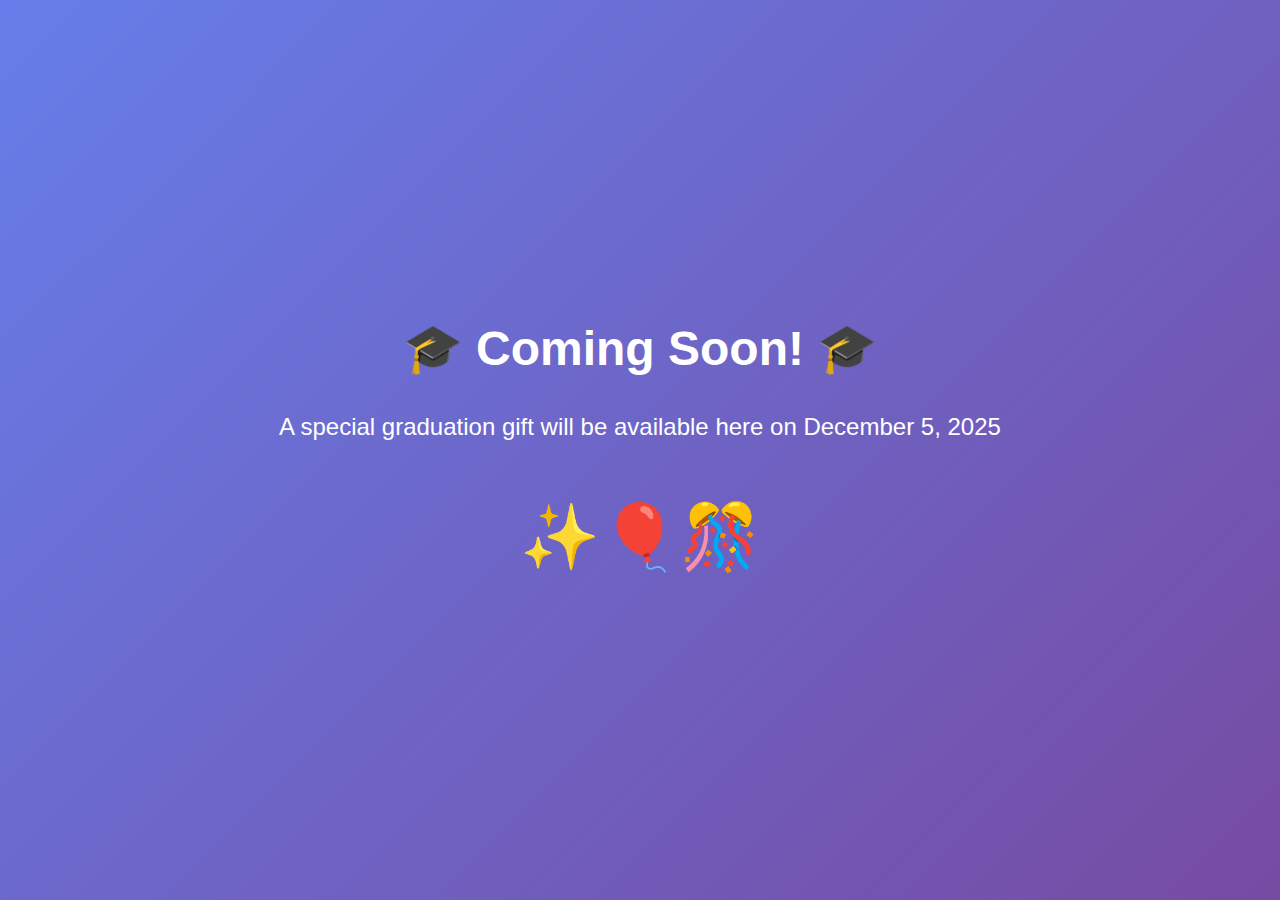
<file: index.html>
<!DOCTYPE html>
<html lang="en">
<head>
    <meta charset="UTF-8">
    <meta name="viewport" content="width=device-width, initial-scale=1.0">
    <title>Happy Graduation Mom! 🎓❤️</title>
    <link rel="stylesheet" href="styles.css?v=2">
</head>
<body>
    <div class="container">
        <header class="hero">
            <h1 class="title">🎓 Congratulations Mom! 🎓</h1>
            <p class="subtitle">Your Graduate's Special Gift</p>
            <div class="hearts">💖💕💗💓💞💘</div>
        </header>

        <section class="personal-message">
            <h2>💌 My Message to You</h2>
            <div class="message-card">
                <p>Dear Mom,</p>
                <p>Today is your graduation day, and even though I can't be there in person, my heart is with you every step of the way. You've worked so hard to achieve this milestone, and I'm incredibly proud of you.</p>
                <p>You've always been my inspiration, my rock, and my biggest supporter. This achievement is just another testament to your strength, determination, and unwavering spirit.</p>
                <p>While I couldn't make it to the ceremony, please know that I'm celebrating you from afar. You've earned every bit of this success, and I can't wait to hear all about it when we talk.</p>
                <p>I love you more than words can express. Congratulations, Graduate! 🎓✨</p>
                <p class="signature">With all my love,<br>Your Proud Child</p>
            </div>
        </section>

        <section class="friends-messages">
            <h2>👥 Messages from Friends & Family</h2>
            <div class="add-message-form">
                <h3>Add a Message</h3>
                <form action="https://formspree.io/f/mwpgbdll" method="POST" onsubmit="handleFormSubmit(event)">
                    <input type="text" name="name" id="friend-name" placeholder="Your name" required>
                    <textarea name="message" id="friend-message" placeholder="Write your congratulatory message..." required></textarea>
                    <button type="submit" class="add-btn">Add Message</button>
                </form>
            </div>
            <div id="messages-container" class="messages-container">
                <!-- Messages will be added here -->
            </div>
        </section>

        <section class="celebration">
            <h2>🎉 Let's Celebrate!</h2>
            <div class="celebration-content">
                <p>Mom, you've accomplished something amazing! This is your moment to shine.</p>
                <button onclick="celebrate()" class="celebrate-btn">🎊 Celebrate! 🎊</button>
                <div id="celebration-effect" class="celebration-effect"></div>
            </div>
        </section>
            <h2>🎉 Let's Celebrate!</h2>
            <div class="celebration-content">
                <p>Mom, you've accomplished something amazing! This is your moment to shine.</p>
                <button onclick="celebrate()" class="celebrate-btn">🎊 Celebrate! 🎊</button>
                <div id="celebration-effect" class="celebration-effect"></div>
            </div>
        </section>

        <footer class="footer">
            <p>Made with ❤️ for the most amazing graduate</p>
            <p>Happy Graduation Day! 🎓</p>
        </footer>
    </div>

    <script src="script.js?v=2"></script>
</body>
</html>
</file>
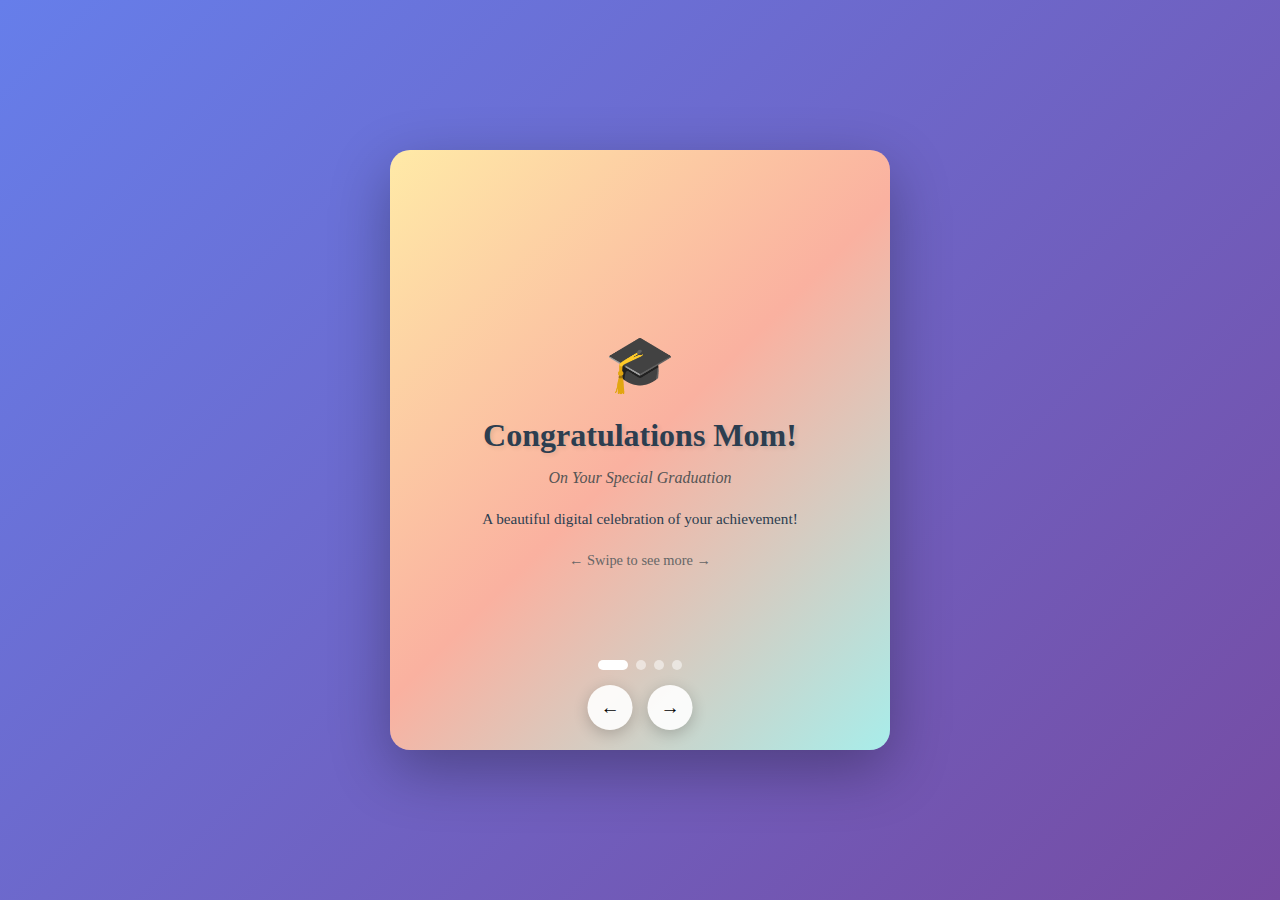
<file: CARD.html>
<!DOCTYPE html>
<html lang="en">
<head>
    <meta charset="UTF-8">
    <meta name="viewport" content="width=device-width, initial-scale=1.0">
    <title>🎓 Graduation Gift Card</title>
    <style>
        * {
            margin: 0;
            padding: 0;
            box-sizing: border-box;
        }

        body {
            font-family: 'Georgia', serif;
            background: linear-gradient(135deg, #667eea 0%, #764ba2 100%);
            min-height: 100vh;
            display: flex;
            align-items: center;
            justify-content: center;
            padding: 20px;
        }

        .card-carousel {
            position: relative;
            width: 100%;
            max-width: 500px;
            height: 600px;
            perspective: 1000px;
        }

        .card {
            position: absolute;
            width: 100%;
            height: 100%;
            background: linear-gradient(135deg, #ffeaa7 0%, #fab1a0 50%, #a8edea 100%);
            border-radius: 20px;
            padding: 40px;
            box-shadow: 0 20px 60px rgba(0, 0, 0, 0.3);
            display: flex;
            flex-direction: column;
            align-items: center;
            justify-content: center;
            text-align: center;
            opacity: 0;
            transform: translateX(100%);
            transition: all 0.6s ease-in-out;
            overflow: hidden;
        }

        .card.active {
            opacity: 1;
            transform: translateX(0);
            z-index: 10;
        }

        .card.prev {
            opacity: 0;
            transform: translateX(-100%);
        }

        .card-content {
            z-index: 1;
            position: relative;
        }

        .emoji {
            font-size: 3.5rem;
            margin-bottom: 20px;
            animation: bounce 2s ease-in-out infinite;
        }

        @keyframes bounce {
            0%, 100% { transform: translateY(0); }
            50% { transform: translateY(-20px); }
        }

        h1 {
            font-size: 2rem;
            color: #2c3e50;
            margin-bottom: 15px;
            text-shadow: 2px 2px 4px rgba(0, 0, 0, 0.1);
        }

        .subtitle {
            font-size: 1rem;
            color: #555;
            margin-bottom: 20px;
            font-style: italic;
        }

        .message {
            font-size: 0.95rem;
            color: #2c3e50;
            line-height: 1.6;
            margin-bottom: 20px;
        }

        .link-box {
            background: rgba(255, 255, 255, 0.95);
            border-radius: 12px;
            padding: 15px;
            margin: 20px 0;
            border: 2px solid #ffd700;
        }

        .link-text {
            font-size: 0.85rem;
            color: #666;
            margin-bottom: 10px;
            font-weight: bold;
        }

        .gift-link {
            display: inline-block;
            background: linear-gradient(45deg, #667eea, #764ba2);
            color: white;
            padding: 10px 20px;
            border-radius: 50px;
            text-decoration: none;
            font-weight: bold;
            font-size: 0.9rem;
            transition: all 0.3s ease;
            word-break: break-all;
            text-align: center;
        }

        .gift-link:hover {
            transform: scale(1.05);
        }

        .copy-btn {
            display: inline-block;
            margin-top: 8px;
            background: #ffd700;
            color: #2c3e50;
            border: none;
            padding: 8px 16px;
            border-radius: 20px;
            cursor: pointer;
            font-weight: bold;
            font-size: 0.85rem;
            transition: all 0.3s ease;
        }

        .copy-btn:hover {
            background: #ffed4e;
        }

        .controls {
            position: absolute;
            bottom: 20px;
            left: 50%;
            transform: translateX(-50%);
            display: flex;
            gap: 15px;
            z-index: 20;
        }

        .btn {
            background: rgba(255, 255, 255, 0.9);
            border: none;
            width: 45px;
            height: 45px;
            border-radius: 50%;
            cursor: pointer;
            font-size: 1.2rem;
            transition: all 0.3s ease;
            box-shadow: 0 4px 15px rgba(0, 0, 0, 0.2);
        }

        .btn:hover {
            background: white;
            transform: scale(1.1);
        }

        .dots {
            position: absolute;
            bottom: 80px;
            left: 50%;
            transform: translateX(-50%);
            display: flex;
            gap: 8px;
            z-index: 20;
        }

        .dot {
            width: 10px;
            height: 10px;
            border-radius: 50%;
            background: rgba(255, 255, 255, 0.5);
            cursor: pointer;
            transition: all 0.3s ease;
        }

        .dot.active {
            background: white;
            width: 30px;
            border-radius: 5px;
        }

        @media (max-width: 500px) {
            .card {
                padding: 30px 20px;
                height: 550px;
            }

            h1 {
                font-size: 1.6rem;
            }

            .emoji {
                font-size: 3rem;
            }

            .message {
                font-size: 0.9rem;
            }
        }
    </style>
</head>
<body>
    <div class="card-carousel">
        <!-- Card 1: Intro -->
        <div class="card active">
            <div class="card-content">
                <div class="emoji">🎓</div>
                <h1>Congratulations Mom!</h1>
                <p class="subtitle">On Your Special Graduation</p>
                <p class="message">
                    A beautiful digital celebration of your achievement!
                </p>
                <p style="font-size: 0.9rem; color: #666;">← Swipe to see more →</p>
            </div>
        </div>

        <!-- Card 2: Gift Link -->
        <div class="card">
            <div class="card-content">
                <div class="emoji">🎁</div>
                <h1>Your Gift Awaits!</h1>
                <p class="subtitle">December 5, 2025</p>
                <div class="link-box">
                    <div class="link-text">📍 Visit Your Celebration:</div>
                    <a href="https://ricsmwangi.github.io/graduation-gift/" class="gift-link" target="_blank">
                        See the Gift
                    </a>
                    <br>
                    <button class="copy-btn" onclick="copyLink()">📋 Copy Link</button>
                </div>
            </div>
        </div>

        <!-- Card 3: Instructions -->
        <div class="card">
            <div class="card-content">
                <div class="emoji">✨</div>
                <h1>How It Works</h1>
                <p class="message">
                    📸 See beautiful photos<br><br>
                    💌 Add congratulations<br><br>
                    🎊 Celebrate together<br><br>
                    📧 Messages come to me
                </p>
                <p style="font-size: 0.85rem; color: #666; font-style: italic;">
                    Share this with friends & family!
                </p>
            </div>
        </div>

        <!-- Card 4: Closing -->
        <div class="card">
            <div class="card-content">
                <div class="emoji">💚</div>
                <h1>Thank You</h1>
                <p class="message">
                    For being part of my journey.<br><br>
                    Your love and support means everything to me.
                </p>
                <p style="font-size: 1.2rem; margin-top: 20px;">💕💖💗</p>
            </div>
        </div>

        <!-- Dots Navigation -->
        <div class="dots">
            <div class="dot active" onclick="goToCard(0)"></div>
            <div class="dot" onclick="goToCard(1)"></div>
            <div class="dot" onclick="goToCard(2)"></div>
            <div class="dot" onclick="goToCard(3)"></div>
        </div>

        <!-- Controls -->
        <div class="controls">
            <button class="btn" onclick="prevCard()">←</button>
            <button class="btn" onclick="nextCard()">→</button>
        </div>
    </div>

    <script>
        let currentCard = 0;
        const cards = document.querySelectorAll('.card');
        const totalCards = cards.length;

        function showCard(index) {
            cards.forEach((card, i) => {
                card.classList.remove('active', 'prev');
                if (i === index) {
                    card.classList.add('active');
                } else if (i < index) {
                    card.classList.add('prev');
                }
            });

            // Update dots
            document.querySelectorAll('.dot').forEach((dot, i) => {
                dot.classList.toggle('active', i === index);
            });
        }

        function nextCard() {
            currentCard = (currentCard + 1) % totalCards;
            showCard(currentCard);
        }

        function prevCard() {
            currentCard = (currentCard - 1 + totalCards) % totalCards;
            showCard(currentCard);
        }

        function goToCard(index) {
            currentCard = index;
            showCard(currentCard);
        }

        function copyLink() {
            const link = "https://ricsmwangi.github.io/graduation-gift/";
            navigator.clipboard.writeText(link).then(() => {
                alert('✅ Link copied to clipboard!\n\nShare on WhatsApp, Email, or anywhere else!');
            });
        }

        // Keyboard navigation
        document.addEventListener('keydown', (e) => {
            if (e.key === 'ArrowRight') nextCard();
            if (e.key === 'ArrowLeft') prevCard();
        });

        // Touch swipe support
        let touchStartX = 0;
        let touchEndX = 0;

        document.querySelector('.card-carousel').addEventListener('touchstart', (e) => {
            touchStartX = e.changedTouches[0].screenX;
        }, false);

        document.querySelector('.card-carousel').addEventListener('touchend', (e) => {
            touchEndX = e.changedTouches[0].screenX;
            if (touchStartX - touchEndX > 50) nextCard();
            if (touchEndX - touchStartX > 50) prevCard();
        }, false);
    </script>
</body>
</html>
</file>
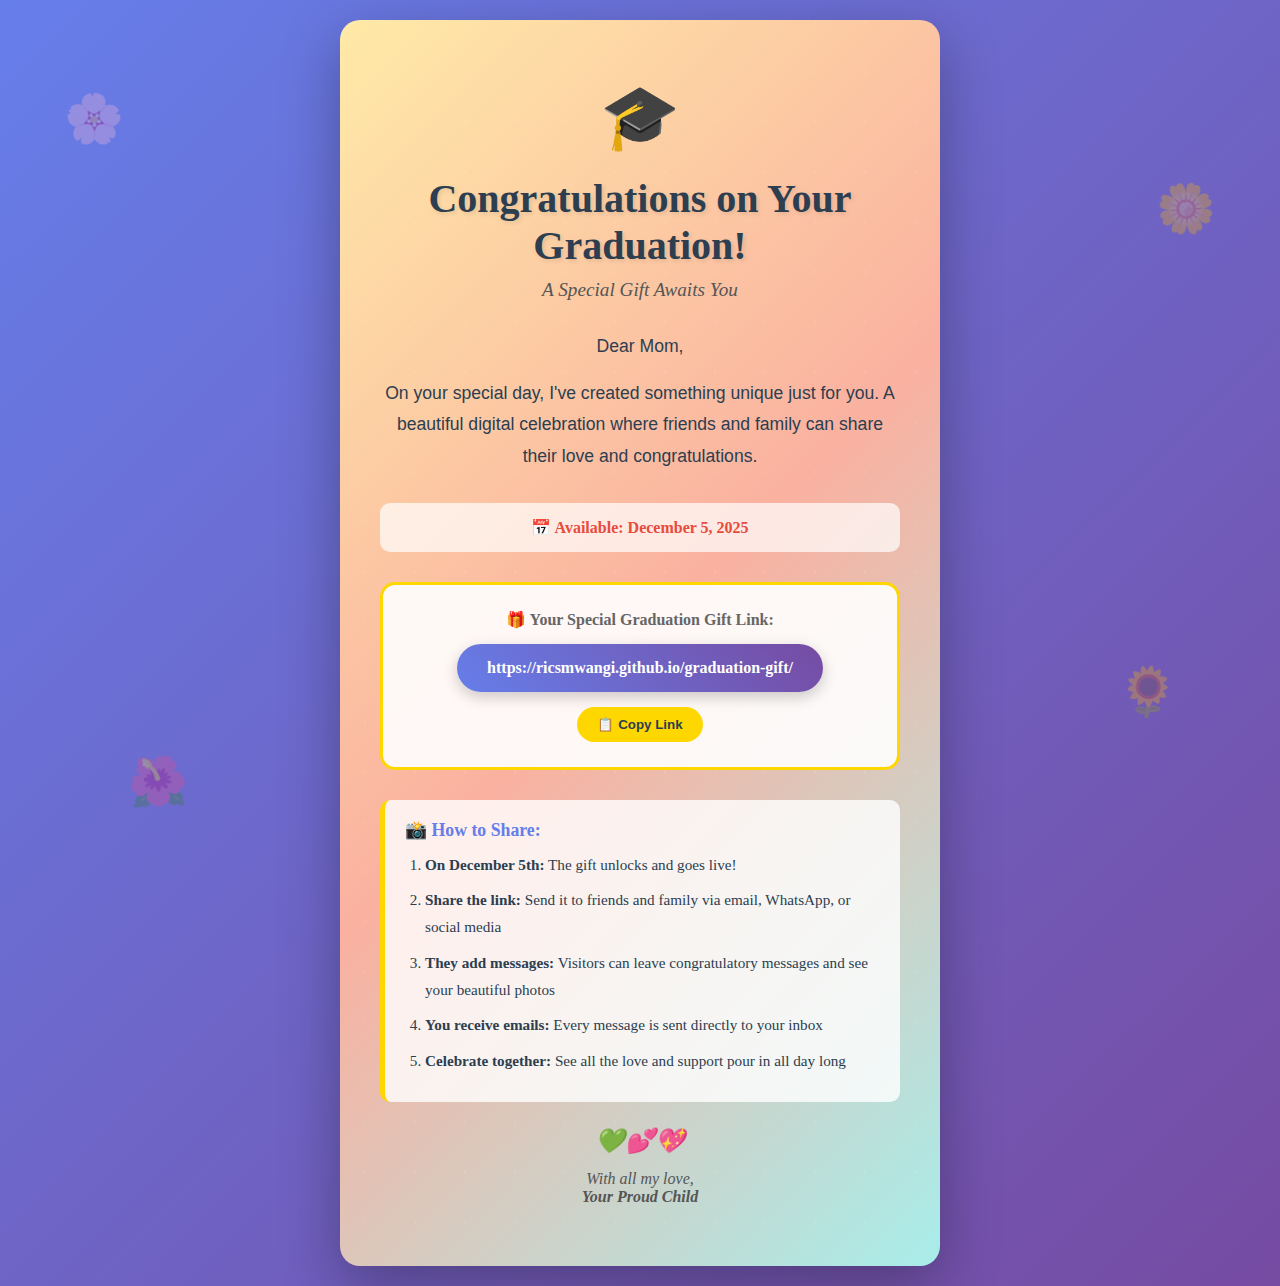
<file: GRADUATION_CARD.html>
<!DOCTYPE html>
<html lang="en">
<head>
    <meta charset="UTF-8">
    <meta name="viewport" content="width=device-width, initial-scale=1.0">
    <title>🎓 Special Graduation Gift for Mom 🎓</title>
    <style>
        * {
            margin: 0;
            padding: 0;
            box-sizing: border-box;
        }

        body {
            font-family: 'Georgia', serif;
            background: linear-gradient(135deg, #667eea 0%, #764ba2 100%);
            min-height: 100vh;
            display: flex;
            align-items: center;
            justify-content: center;
            padding: 20px;
            overflow: hidden;
        }

        .floating-flowers {
            position: fixed;
            font-size: 3rem;
            opacity: 0.3;
            pointer-events: none;
            animation: float 6s ease-in-out infinite;
        }

        .flower1 { top: 10%; left: 5%; animation-delay: 0s; }
        .flower2 { top: 20%; right: 5%; animation-delay: 1s; }
        .flower3 { bottom: 10%; left: 10%; animation-delay: 2s; }
        .flower4 { bottom: 20%; right: 8%; animation-delay: 3s; }

        @keyframes float {
            0%, 100% { transform: translateY(0px) rotate(0deg); }
            50% { transform: translateY(-30px) rotate(10deg); }
        }

        .card-container {
            perspective: 1000px;
            max-width: 600px;
            width: 100%;
        }

        .card {
            background: linear-gradient(135deg, #ffeaa7 0%, #fab1a0 50%, #a8edea 100%);
            border-radius: 20px;
            padding: 60px 40px;
            box-shadow: 0 20px 60px rgba(0, 0, 0, 0.3);
            text-align: center;
            position: relative;
            overflow: hidden;
            animation: slideIn 0.8s ease-out;
        }

        .card::before {
            content: '';
            position: absolute;
            top: -50%;
            left: -50%;
            width: 200%;
            height: 200%;
            background: radial-gradient(circle, rgba(255,255,255,0.1) 1px, transparent 1px);
            background-size: 50px 50px;
            animation: movePattern 20s linear infinite;
        }

        @keyframes movePattern {
            0% { transform: translate(0, 0); }
            100% { transform: translate(50px, 50px); }
        }

        .card-content {
            position: relative;
            z-index: 1;
        }

        .graduation-emoji {
            font-size: 4rem;
            margin-bottom: 20px;
            animation: bounce 2s ease-in-out infinite;
        }

        @keyframes bounce {
            0%, 100% { transform: translateY(0); }
            50% { transform: translateY(-20px); }
        }

        h1 {
            font-size: 2.5rem;
            color: #2c3e50;
            margin-bottom: 10px;
            text-shadow: 2px 2px 4px rgba(0, 0, 0, 0.1);
        }

        .subtitle {
            font-size: 1.2rem;
            color: #555;
            margin-bottom: 30px;
            font-style: italic;
        }

        .message {
            font-size: 1.1rem;
            color: #2c3e50;
            line-height: 1.8;
            margin-bottom: 30px;
            font-family: 'Segoe UI', Tahoma, Geneva, Verdana, sans-serif;
        }

        .link-section {
            background: rgba(255, 255, 255, 0.9);
            border-radius: 15px;
            padding: 25px;
            margin: 30px 0;
            border: 3px solid #ffd700;
        }

        .link-title {
            font-size: 1rem;
            color: #666;
            margin-bottom: 15px;
            font-weight: bold;
        }

        .gift-link {
            display: inline-block;
            background: linear-gradient(45deg, #667eea, #764ba2);
            color: white;
            padding: 15px 30px;
            border-radius: 50px;
            text-decoration: none;
            font-weight: bold;
            font-size: 1rem;
            transition: all 0.3s ease;
            box-shadow: 0 5px 15px rgba(0, 0, 0, 0.2);
            word-break: break-all;
            text-align: center;
        }

        .gift-link:hover {
            transform: translateY(-3px);
            box-shadow: 0 8px 20px rgba(0, 0, 0, 0.3);
        }

        .copy-button {
            display: inline-block;
            margin-top: 15px;
            background: #ffd700;
            color: #2c3e50;
            border: none;
            padding: 10px 20px;
            border-radius: 25px;
            cursor: pointer;
            font-weight: bold;
            transition: all 0.3s ease;
        }

        .copy-button:hover {
            background: #ffed4e;
            transform: translateY(-2px);
        }

        .copy-notification {
            display: none;
            margin-top: 10px;
            color: #27ae60;
            font-weight: bold;
            font-size: 0.9rem;
        }

        .date-info {
            background: rgba(255, 255, 255, 0.7);
            padding: 15px;
            border-radius: 10px;
            margin: 20px 0;
            color: #e74c3c;
            font-weight: bold;
            font-size: 1rem;
        }

        .closing {
            font-size: 1rem;
            color: #555;
            margin-top: 25px;
            font-style: italic;
        }

        .hearts {
            font-size: 1.5rem;
            animation: pulse 1.5s ease-in-out infinite;
        }

        @keyframes pulse {
            0%, 100% { transform: scale(1); }
            50% { transform: scale(1.2); }
        }

        .instructions {
            background: rgba(255, 255, 255, 0.8);
            border-left: 5px solid #ffd700;
            padding: 20px;
            margin-top: 30px;
            border-radius: 10px;
            text-align: left;
            font-size: 0.95rem;
            color: #2c3e50;
        }

        .instructions h3 {
            margin-bottom: 10px;
            color: #667eea;
        }

        .instructions ol {
            margin-left: 20px;
            line-height: 1.8;
        }

        .instructions li {
            margin-bottom: 8px;
        }

        @media (max-width: 600px) {
            .card {
                padding: 40px 25px;
            }

            h1 {
                font-size: 1.8rem;
            }

            .graduation-emoji {
                font-size: 3rem;
            }

            .message {
                font-size: 1rem;
            }
        }
    </style>
</head>
<body>
    <div class="floating-flowers flower1">🌸</div>
    <div class="floating-flowers flower2">🌼</div>
    <div class="floating-flowers flower3">🌺</div>
    <div class="floating-flowers flower4">🌻</div>

    <div class="card-container">
        <div class="card">
            <div class="card-content">
                <div class="graduation-emoji">🎓</div>
                
                <h1>Congratulations on Your Graduation!</h1>
                <p class="subtitle">A Special Gift Awaits You</p>

                <div class="message">
                    <p>Dear Mom,</p>
                    <p style="margin-top: 15px;">
                        On your special day, I've created something unique just for you. 
                        A beautiful digital celebration where friends and family can share their love and congratulations.
                    </p>
                </div>

                <div class="date-info">
                    📅 Available: December 5, 2025
                </div>

                <div class="link-section">
                    <div class="link-title">🎁 Your Special Graduation Gift Link:</div>
                    <a href="https://ricsmwangi.github.io/graduation-gift/" class="gift-link" target="_blank">
                        https://ricsmwangi.github.io/graduation-gift/
                    </a>
                    <br>
                    <button class="copy-button" onclick="copyLink()">📋 Copy Link</button>
                    <div class="copy-notification" id="copyNotif">✅ Link copied!</div>
                </div>

                <div class="instructions">
                    <h3>📸 How to Share:</h3>
                    <ol>
                        <li><strong>On December 5th:</strong> The gift unlocks and goes live!</li>
                        <li><strong>Share the link:</strong> Send it to friends and family via email, WhatsApp, or social media</li>
                        <li><strong>They add messages:</strong> Visitors can leave congratulatory messages and see your beautiful photos</li>
                        <li><strong>You receive emails:</strong> Every message is sent directly to your inbox</li>
                        <li><strong>Celebrate together:</strong> See all the love and support pour in all day long</li>
                    </ol>
                </div>

                <div class="closing">
                    <div class="hearts">💚💕💖</div>
                    <p style="margin-top: 15px;">With all my love,<br><strong>Your Proud Child</strong></p>
                </div>
            </div>
        </div>
    </div>

    <script>
        function copyLink() {
            const link = "https://ricsmwangi.github.io/graduation-gift/";
            navigator.clipboard.writeText(link).then(() => {
                const notif = document.getElementById('copyNotif');
                notif.style.display = 'block';
                setTimeout(() => {
                    notif.style.display = 'none';
                }, 2000);
            });
        }
    </script>
</body>
</html>
</file>
<file: styles.css>
/* Graduation Gift - Beautiful CSS Styling */
* {
    margin: 0;
    padding: 0;
    box-sizing: border-box;
}

body {
    font-family: 'Segoe UI', Tahoma, Geneva, Verdana, sans-serif;
    background: linear-gradient(135deg, #667eea 0%, #764ba2 100%);
    min-height: 100vh;
    color: #333;
    line-height: 1.6;
}

.container {
    max-width: 1200px;
    margin: 0 auto;
    padding: 20px;
}

/* Hero Section */
.hero {
    text-align: center;
    background-color: #f5f5f5;
    background-size: cover;
    background-position: center;
    background-repeat: no-repeat;
    border-radius: 20px;
    padding: 40px 20px;
    margin-bottom: 30px;
    box-shadow: 0 10px 30px rgba(0, 0, 0, 0.2);
    position: relative;
    overflow: hidden;
    min-height: 300px;
}

.hero::before {
    content: '';
    position: absolute;
    top: 0;
    left: 0;
    right: 0;
    bottom: 0;
    background: rgba(255, 255, 255, 0.9); /* Semi-transparent overlay for text readability */
    border-radius: 20px;
    z-index: 1;
}

.hero > * {
    position: relative;
    z-index: 2;
}

.title {
    font-size: 3rem;
    color: #2c3e50;
    margin-bottom: 10px;
    text-shadow: 2px 2px 4px rgba(0, 0, 0, 0.1);
}

.subtitle {
    font-size: 1.2rem;
    color: #7f8c8d;
    margin-bottom: 20px;
}

.hearts {
    font-size: 2rem;
    animation: float 3s ease-in-out infinite;
}

/* Section Styling */
section {
    background: rgba(255, 255, 255, 0.95);
    border-radius: 15px;
    padding: 30px;
    margin-bottom: 25px;
    box-shadow: 0 8px 25px rgba(0, 0, 0, 0.15);
}

h2 {
    color: #2c3e50;
    margin-bottom: 20px;
    font-size: 1.8rem;
    text-align: center;
    position: relative;
}

h2::after {
    content: '';
    display: block;
    width: 50px;
    height: 3px;
    background: linear-gradient(90deg, #ffd700, #ff6b6b);
    margin: 10px auto;
    border-radius: 2px;
}

/* Message Cards */
.message-card {
    background: linear-gradient(135deg, #ffeaa7 0%, #fab1a0 100%);
    border-radius: 10px;
    padding: 25px;
    margin: 20px 0;
    border-left: 5px solid #ffd700;
    box-shadow: 0 4px 15px rgba(0, 0, 0, 0.1);
}

.message-card p {
    margin-bottom: 15px;
    font-size: 1.1rem;
}

.signature {
    font-style: italic;
    color: #2c3e50;
    text-align: right;
    margin-top: 20px;
    font-weight: bold;
}

/* Friends Messages */
.add-message-form {
    background: #f8f9fa;
    border-radius: 10px;
    padding: 20px;
    margin-bottom: 20px;
}

.add-message-form h3 {
    margin-bottom: 15px;
    color: #2c3e50;
}

input, textarea {
    width: 100%;
    padding: 12px;
    margin-bottom: 10px;
    border: 2px solid #e9ecef;
    border-radius: 8px;
    font-size: 1rem;
    transition: border-color 0.3s ease;
}

input:focus, textarea:focus {
    outline: none;
    border-color: #3498db;
}

textarea {
    min-height: 100px;
    resize: vertical;
}

.add-btn {
    background: linear-gradient(45deg, #27ae60, #2ecc71);
    color: white;
    border: none;
    padding: 12px 30px;
    border-radius: 25px;
    cursor: pointer;
    font-size: 1rem;
    transition: all 0.3s ease;
}

.add-btn:hover {
    transform: translateY(-2px);
    box-shadow: 0 5px 15px rgba(39, 174, 96, 0.4);
}

.messages-container {
    display: grid;
    gap: 15px;
}

.message-item {
    background: linear-gradient(135deg, #a8edea 0%, #fed6e3 100%);
    border-radius: 10px;
    padding: 20px;
    border-left: 5px solid #ff6b6b;
    animation: slideIn 0.5s ease-out;
}

.message-item h4 {
    color: #2c3e50;
    margin-bottom: 10px;
}

.message-item p {
    color: #34495e;
}

/* Celebration Section */
.celebration-content {
    text-align: center;
}

.celebrate-btn {
    background: linear-gradient(45deg, #f39c12, #e67e22);
    color: white;
    border: none;
    padding: 15px 40px;
    border-radius: 30px;
    cursor: pointer;
    font-size: 1.2rem;
    font-weight: bold;
    transition: all 0.3s ease;
    margin: 20px 0;
}

.celebrate-btn:hover {
    transform: translateY(-3px);
    box-shadow: 0 8px 25px rgba(243, 156, 18, 0.4);
}

.celebration-effect {
    position: relative;
    height: 100px;
    overflow: hidden;
}

/* Footer */
.footer {
    text-align: center;
    background: rgba(255, 255, 255, 0.9);
    border-radius: 15px;
    padding: 20px;
    margin-top: 30px;
    box-shadow: 0 5px 20px rgba(0, 0, 0, 0.1);
}

.footer p {
    margin-bottom: 5px;
    color: #2c3e50;
}

/* Animations */
@keyframes float {
    0%, 100% { transform: translateY(0px); }
    50% { transform: translateY(-10px); }
}

@keyframes slideIn {
    from {
        opacity: 0;
        transform: translateX(-30px);
    }
    to {
        opacity: 1;
        transform: translateX(0);
    }
}

@keyframes confetti {
    0% { transform: rotate(0deg) scale(0); opacity: 1; }
    50% { transform: rotate(180deg) scale(1); opacity: 0.8; }
    100% { transform: rotate(360deg) scale(0); opacity: 0; }
}

/* Notification Styles */
.notification {
    position: fixed;
    top: 20px;
    right: 20px;
    background: linear-gradient(45deg, #27ae60, #2ecc71);
    color: white;
    padding: 15px 25px;
    border-radius: 25px;
    box-shadow: 0 5px 15px rgba(0, 0, 0, 0.2);
    z-index: 1000;
    font-weight: bold;
    animation: slideIn 0.5s ease-out;
}

@keyframes slideOut {
    from { transform: translateX(0); opacity: 1; }
    to { transform: translateX(100%); opacity: 0; }
}

/* Responsive Design */
@media (max-width: 768px) {
    .title {
        font-size: 2rem;
    }

    section {
        padding: 20px;
    }

    .photo-grid {
        grid-template-columns: repeat(auto-fill, minmax(150px, 1fr));
    }

    .message-card {
        padding: 20px;
    }
}
</file>
